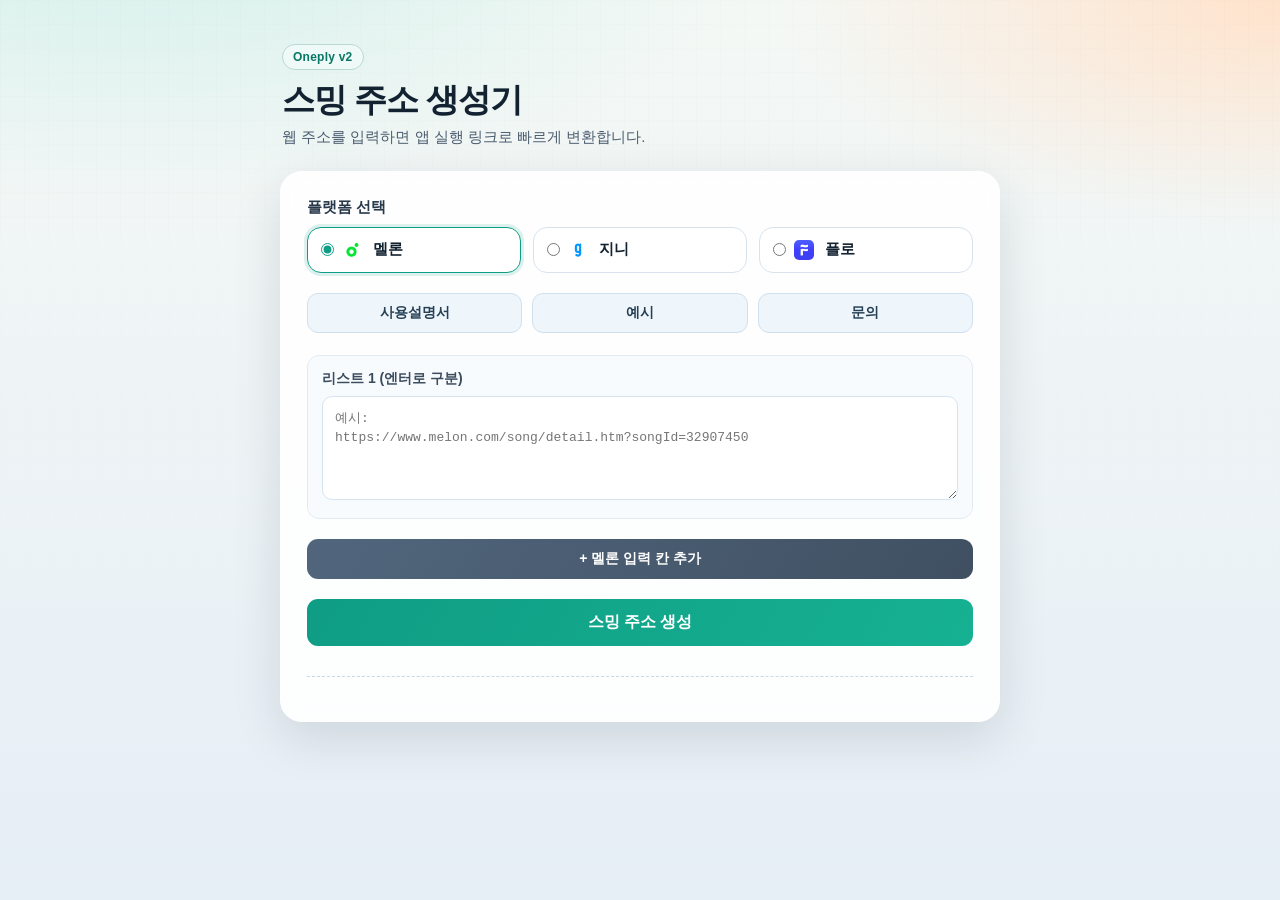
<file: index.html>
<!DOCTYPE html>
<html lang="ko">
<head>
    <meta charset="UTF-8">
    <meta name="viewport" content="width=device-width, initial-scale=1.0">
    <meta property="og:type" content="website">
    <meta property="og:title" content="원클릭 스밍 주소 생성기 v2">
    <meta property="og:description" content="웹 주소를 입력하면 앱 실행 링크로 빠르게 변환합니다.">
    <meta property="og:image" content="./thum.jpg">
    <meta property="og:image:alt" content="원클릭 스밍 주소 생성기 썸네일">
    <meta name="twitter:card" content="summary_large_image">
    <meta name="twitter:title" content="원클릭 스밍 주소 생성기 v2">
    <meta name="twitter:description" content="웹 주소를 입력하면 앱 실행 링크로 빠르게 변환합니다.">
    <meta name="twitter:image" content="./thum.jpg">
    <title>원클릭 스밍 주소 생성기 v2</title>
    <link rel="stylesheet" href="./css/styles2.css">
</head>
<body>
    <div class="ambient" aria-hidden="true"></div>

    <main class="container">
        <header class="hero">
            <span class="badge">Oneply v2</span>
            <h1>스밍 주소 생성기</h1>
            <p>웹 주소를 입력하면 앱 실행 링크로 빠르게 변환합니다.</p>
        </header>

        <section class="panel">
            <fieldset class="form-group platform-fieldset">
                <legend>플랫폼 선택</legend>
                <div class="radio-group" role="radiogroup" aria-label="플랫폼 선택">
                    <div class="radio-option">
                        <input type="radio" id="melon2" name="platform" value="melon" checked>
                        <label for="melon2"><img src="melon.png" alt="멜론" class="app-icon" onerror="this.style.display='none'"> 멜론</label>
                    </div>

                    <div class="radio-option">
                        <input type="radio" id="genie2" name="platform" value="genie">
                        <label for="genie2"><img src="genie.png" alt="지니" class="app-icon" onerror="this.style.display='none'"> 지니</label>
                    </div>

                    <div class="radio-option">
                        <input type="radio" id="flo2" name="platform" value="flo">
                        <label for="flo2"><img src="flo.png" alt="플로" class="app-icon" onerror="this.style.display='none'"> 플로</label>
                    </div>
                </div>
            </fieldset>

            <div class="quick-links" aria-label="보조 메뉴">
                <a class="quick-link-btn" href="https://example.com/blog-guide" target="_blank" rel="noopener noreferrer">사용설명서</a>
                <a class="quick-link-btn" href="./examples/">예시</a>
                <a class="quick-link-btn" href="./contact/">문의</a>
            </div>

            <div class="form-group" id="inputWrapper"></div>

            <button type="button" id="addInputBtn" class="btn-secondary">+ 멜론 입력 칸 추가</button>
            <button type="button" id="generateBtn" class="btn-primary">스밍 주소 생성</button>

            <div class="output-group" id="outputWrapper" aria-live="polite"></div>
        </section>
    </main>

    <script src="./js/app2.js" defer></script>
</body>
</html>
</file>
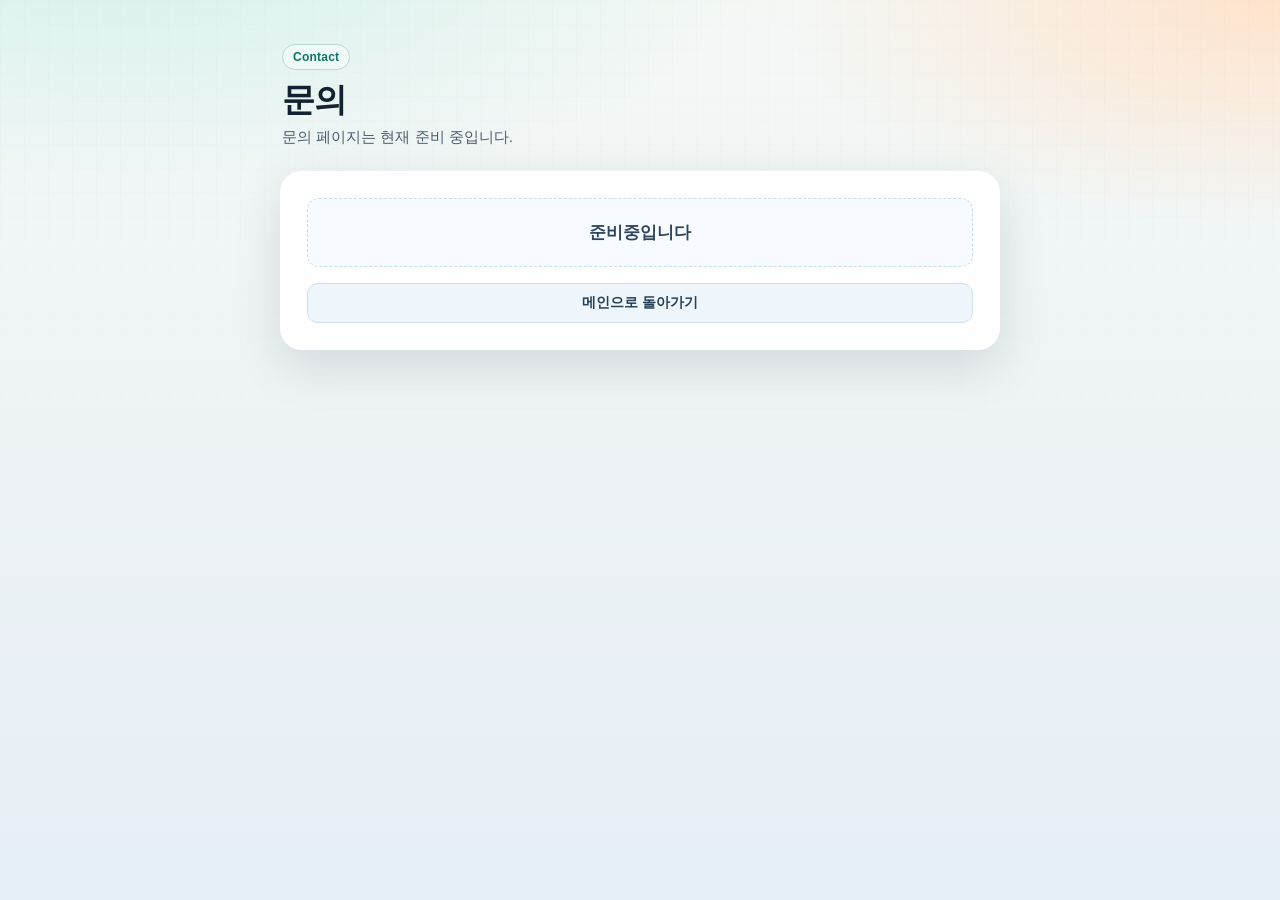
<file: contact/index.html>
<!DOCTYPE html>
<html lang="ko">
<head>
    <meta charset="UTF-8">
    <meta name="viewport" content="width=device-width, initial-scale=1.0">
    <title>문의 - 스밍 주소 생성기</title>
    <link rel="stylesheet" href="../css/styles2.css">
</head>
<body>
    <div class="ambient" aria-hidden="true"></div>

    <main class="container">
        <header class="hero">
            <span class="badge">Contact</span>
            <h1>문의</h1>
            <p>문의 페이지는 현재 준비 중입니다.</p>
        </header>

        <section class="panel subpage-panel">
            <p class="coming-soon">준비중입니다</p>
            <div class="subpage-nav single">
                <a class="quick-link-btn" href="../">메인으로 돌아가기</a>
            </div>
        </section>
    </main>
</body>
</html>
</file>
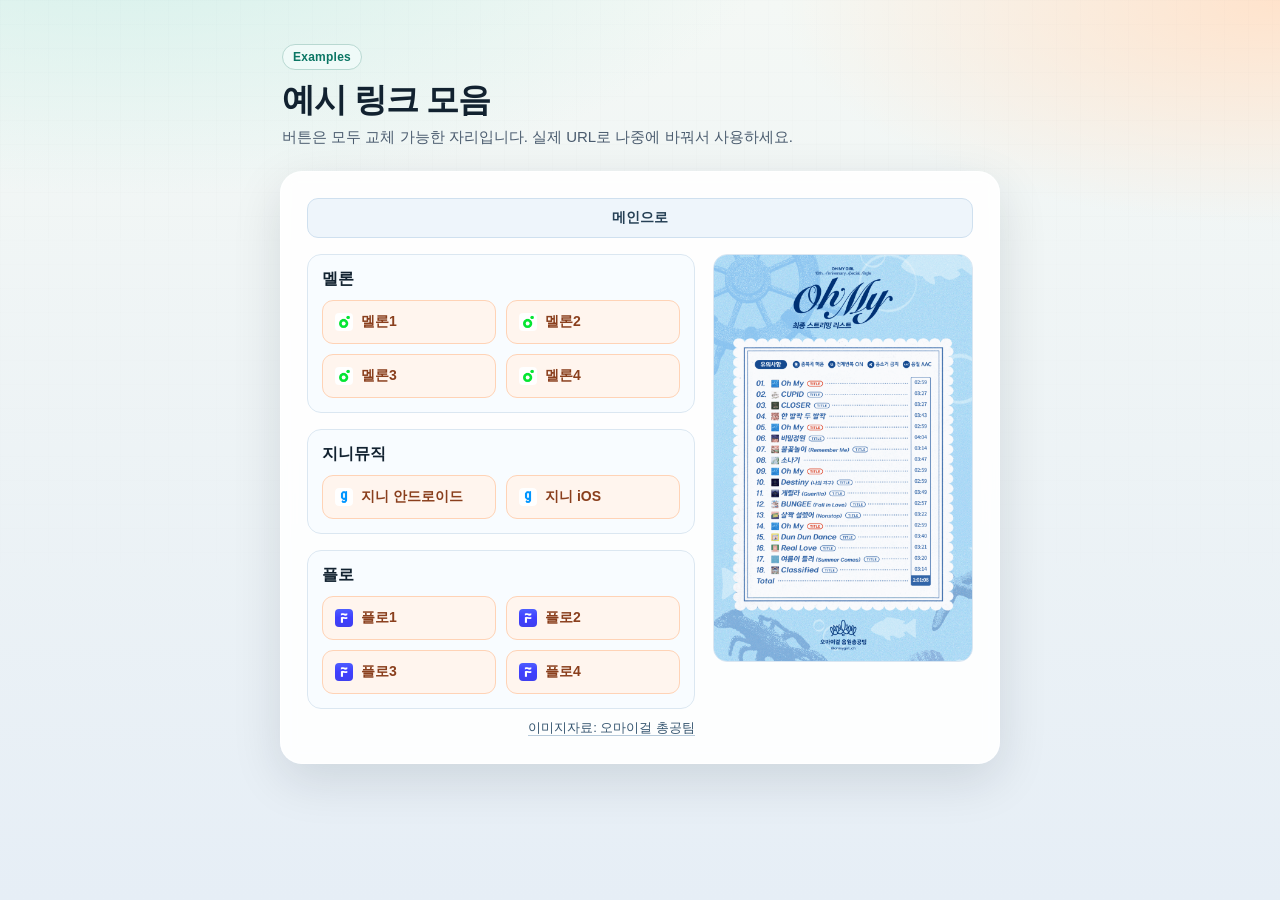
<file: examples/index.html>
<!DOCTYPE html>
<html lang="ko">
<head>
    <meta charset="UTF-8">
    <meta name="viewport" content="width=device-width, initial-scale=1.0">
    <title>스밍 주소 생성기 예시</title>
    <link rel="stylesheet" href="../css/styles2.css">
</head>
<body>
    <div class="ambient" aria-hidden="true"></div>

    <main class="container">
        <header class="hero">
            <span class="badge">Examples</span>
            <h1>예시 링크 모음</h1>
            <p>버튼은 모두 교체 가능한 자리입니다. 실제 URL로 나중에 바꿔서 사용하세요.</p>
        </header>

        <section class="panel subpage-panel">
            <div class="subpage-nav single">
                <a class="quick-link-btn" href="../">메인으로</a>
            </div>

            <div class="examples-layout">
                <div class="examples-content">
                    <section class="platform-samples">
                        <h2>멜론</h2>
                        <div class="sample-grid">
                            <a class="sample-link" href="https://example.com/melon-1" target="_blank" rel="noopener noreferrer"><img src="../melon.png" alt="멜론" class="sample-icon"> 멜론1</a>
                            <a class="sample-link" href="https://example.com/melon-2" target="_blank" rel="noopener noreferrer"><img src="../melon.png" alt="멜론" class="sample-icon"> 멜론2</a>
                            <a class="sample-link" href="https://example.com/melon-3" target="_blank" rel="noopener noreferrer"><img src="../melon.png" alt="멜론" class="sample-icon"> 멜론3</a>
                            <a class="sample-link" href="https://example.com/melon-4" target="_blank" rel="noopener noreferrer"><img src="../melon.png" alt="멜론" class="sample-icon"> 멜론4</a>
                        </div>
                    </section>

                    <section class="platform-samples">
                        <h2>지니뮤직</h2>
                        <div class="sample-grid">
                            <a class="sample-link" href="https://example.com/genie-android" target="_blank" rel="noopener noreferrer"><img src="../genie.png" alt="지니" class="sample-icon"> 지니 안드로이드</a>
                            <a class="sample-link" href="https://example.com/genie-ios" target="_blank" rel="noopener noreferrer"><img src="../genie.png" alt="지니" class="sample-icon"> 지니 iOS</a>
                        </div>
                    </section>

                    <section class="platform-samples">
                        <h2>플로</h2>
                        <div class="sample-grid">
                            <a class="sample-link" href="https://example.com/flo-1" target="_blank" rel="noopener noreferrer"><img src="../flo.png" alt="플로" class="sample-icon"> 플로1</a>
                            <a class="sample-link" href="https://example.com/flo-2" target="_blank" rel="noopener noreferrer"><img src="../flo.png" alt="플로" class="sample-icon"> 플로2</a>
                            <a class="sample-link" href="https://example.com/flo-3" target="_blank" rel="noopener noreferrer"><img src="../flo.png" alt="플로" class="sample-icon"> 플로3</a>
                            <a class="sample-link" href="https://example.com/flo-4" target="_blank" rel="noopener noreferrer"><img src="../flo.png" alt="플로" class="sample-icon"> 플로4</a>
                        </div>
                    </section>
                </div>

                <figure class="example-figure example-figure-xl">
                    <img src="../omg_list.png" alt="예시 목록 이미지" class="example-image" onerror="this.style.display='none'; this.nextElementSibling.style.display='block';">
                    <figcaption class="image-fallback">omg_list.png 파일을 루트 폴더에 넣으면 이미지가 보입니다.</figcaption>
                </figure>
                <p class="image-credit"><a href="https://x.com/OHMYGIRL_CH" target="_blank" rel="noopener noreferrer">이미지자료: 오마이걸 총공팀</a></p>
            </div>
        </section>
    </main>
</body>
</html>
</file>
<file: css/styles2.css>
:root {
    --bg-top: #f4f8f5;
    --bg-bottom: #e6eef6;
    --ink: #122230;
    --muted: #4b5c6f;
    --line: #d7e2ed;
    --card: rgba(255, 255, 255, 0.9);
    --card-strong: #ffffff;
    --brand: #0f9d85;
    --brand-strong: #087a66;
    --accent: #ff8f3c;
    --danger: #d53a45;
    --success: #1d8c46;
}

* {
    box-sizing: border-box;
    margin: 0;
    padding: 0;
}

body {
    font-family: 'Pretendard', 'Apple SD Gothic Neo', 'Noto Sans KR', -apple-system, sans-serif;
    color: var(--ink);
    min-height: 100vh;
    background: radial-gradient(1200px 520px at 10% -10%, #d2f0ea 0%, transparent 55%),
        radial-gradient(1000px 450px at 100% 0%, #ffe3cc 0%, transparent 50%),
        linear-gradient(180deg, var(--bg-top) 0%, var(--bg-bottom) 100%);
    display: flex;
    justify-content: center;
    padding: 34px 18px;
}

.ambient {
    position: fixed;
    inset: 0;
    pointer-events: none;
    background-image: linear-gradient(rgba(18, 34, 48, 0.03) 1px, transparent 1px),
        linear-gradient(90deg, rgba(18, 34, 48, 0.03) 1px, transparent 1px);
    background-size: 24px 24px;
    mask-image: linear-gradient(to bottom, rgba(0, 0, 0, 0.28), transparent 80%);
}

.container {
    width: 100%;
    max-width: 720px;
    position: relative;
    z-index: 1;
}

.hero {
    margin-bottom: 14px;
    padding: 10px 2px;
    animation: rise-in 520ms ease-out both;
}

.badge {
    display: inline-block;
    border: 1px solid #b8d8d1;
    background: #effaf8;
    color: #0a7664;
    border-radius: 999px;
    font-size: 12px;
    padding: 5px 10px;
    font-weight: 700;
    letter-spacing: 0.02em;
}

h1 {
    font-size: clamp(25px, 3vw, 33px);
    line-height: 1.2;
    margin-top: 10px;
    letter-spacing: -0.03em;
}

.hero p {
    margin-top: 8px;
    color: var(--muted);
    font-size: 15px;
}

.panel {
    background: var(--card);
    backdrop-filter: blur(8px);
    border: 1px solid rgba(255, 255, 255, 0.75);
    box-shadow: 0 16px 50px rgba(12, 26, 38, 0.12);
    border-radius: 22px;
    padding: 26px;
    animation: rise-in 680ms ease-out both;
}

.subpage-panel {
    display: grid;
    gap: 16px;
}

.subpage-nav {
    display: grid;
    grid-template-columns: repeat(2, minmax(0, 1fr));
    gap: 10px;
}

.subpage-nav.single {
    grid-template-columns: 1fr;
}

.section-title {
    font-size: 17px;
    letter-spacing: -0.01em;
}

.example-figure {
    border: 1px solid #dae6f1;
    border-radius: 14px;
    overflow: hidden;
    background: #f5f9fc;
}

.examples-layout {
    display: grid;
    grid-template-columns: minmax(0, 1.25fr) minmax(260px, 0.75fr);
    gap: 18px;
    align-items: start;
}

.examples-content {
    display: grid;
    gap: 16px;
}

.platform-samples {
    border: 1px solid #dbe7f1;
    border-radius: 14px;
    padding: 14px;
    background: #f8fcff;
}

.platform-samples h2 {
    font-size: 16px;
    margin-bottom: 10px;
}

.example-image {
    display: block;
    width: 100%;
    height: auto;
}

.example-figure-xl {
    width: min(520px, 100%);
    justify-self: end;
}

.image-credit {
    margin-top: -8px;
    text-align: right;
    font-size: 13px;
}

.image-credit a {
    color: #35556f;
    text-decoration: none;
    border-bottom: 1px solid #b7cada;
}

.image-credit a:hover {
    color: #203a50;
    border-bottom-color: #203a50;
}

.image-fallback {
    display: none;
    color: #4f6478;
    font-size: 14px;
    padding: 14px;
}

.sample-grid {
    display: grid;
    grid-template-columns: repeat(2, minmax(0, 1fr));
    gap: 10px;
}

.sample-link {
    display: inline-flex;
    align-items: center;
    justify-content: flex-start;
    gap: 8px;
    min-height: 44px;
    padding: 0 12px;
    border-radius: 11px;
    border: 1px solid #ffd3b6;
    background: #fff5ee;
    color: #8a3f1d;
    text-decoration: none;
    font-weight: 700;
    font-size: 14px;
    transition: transform 0.15s ease, background-color 0.2s ease;
}

.sample-link:hover {
    transform: translateY(-1px);
    background: #ffe9db;
}

.sample-icon {
    width: 18px;
    height: 18px;
    border-radius: 4px;
    object-fit: cover;
    flex-shrink: 0;
}

.coming-soon {
    background: #f7fbff;
    border: 1px dashed #c8dcec;
    color: #30465c;
    border-radius: 12px;
    padding: 22px;
    text-align: center;
    font-size: 17px;
    font-weight: 700;
}

.form-group {
    margin-bottom: 20px;
}

label {
    display: block;
    font-weight: 700;
    margin-bottom: 8px;
    font-size: 15px;
}

legend {
    font-weight: 700;
    margin-bottom: 10px;
    font-size: 15px;
    color: #27384a;
}

.platform-fieldset {
    border: 0;
    padding: 0;
    min-width: 0;
}

.radio-group {
    display: flex;
    gap: 12px;
    flex-wrap: wrap;
}

.quick-links {
    display: grid;
    grid-template-columns: repeat(3, minmax(0, 1fr));
    gap: 10px;
    margin: 6px 0 22px;
}

.quick-link-btn {
    display: inline-flex;
    align-items: center;
    justify-content: center;
    min-height: 40px;
    padding: 8px 12px;
    border-radius: 11px;
    text-decoration: none;
    font-size: 14px;
    font-weight: 700;
    color: #264055;
    background: #eef5fb;
    border: 1px solid #cfe0ef;
    transition: transform 0.15s ease, background-color 0.2s ease;
}

.quick-link-btn:hover {
    transform: translateY(-1px);
    background: #e4f0fa;
}

.radio-option {
    display: flex;
    align-items: center;
    gap: 8px;
    flex: 1 1 140px;
    min-width: 0;
    padding: 12px 13px;
    border: 1px solid var(--line);
    border-radius: 14px;
    background: var(--card-strong);
    cursor: pointer;
    transition: transform 0.2s ease, border-color 0.2s ease, box-shadow 0.2s ease;
}

.radio-option:hover {
    transform: translateY(-1px);
    border-color: #b8ccdd;
}

.radio-option.selected {
    border-color: var(--brand);
    box-shadow: 0 0 0 3px rgba(15, 157, 133, 0.14);
}

.radio-option input {
    margin: 0;
    accent-color: var(--brand);
}

.radio-option label {
    display: flex;
    align-items: center;
    gap: 6px;
    cursor: pointer;
    margin-bottom: 0;
    font-weight: 700;
}

.app-icon {
    width: 20px;
    height: 20px;
    margin-right: 5px;
    border-radius: 5px;
    object-fit: cover;
}

.input-block {
    position: relative;
    margin-bottom: 13px;
    padding: 14px;
    background-color: #f8fbfd;
    border: 1px solid #e2ebf2;
    border-radius: 12px;
}

.input-header {
    display: flex;
    justify-content: space-between;
    align-items: center;
    margin-bottom: 8px;
}

.input-header span {
    font-weight: 700;
    font-size: 14px;
    color: #3b4c5f;
}

.delete-btn {
    background-color: #fbe8ea;
    color: var(--danger);
    border: 1px solid #f4c9ce;
    padding: 5px 9px;
    border-radius: 8px;
    font-size: 12px;
    cursor: pointer;
}

.delete-btn:hover {
    background-color: #f9d7dc;
}

textarea {
    width: 100%;
    height: 104px;
    padding: 12px;
    border: 1px solid #d7e3ee;
    border-radius: 10px;
    resize: vertical;
    font-family: ui-monospace, SFMono-Regular, Menlo, Monaco, Consolas, 'Liberation Mono', monospace;
    font-size: 13px;
    line-height: 1.5;
    background: #fff;
}

textarea[readonly] {
    background-color: #f8fafd;
    height: 84px;
}

textarea:focus-visible,
button:focus-visible,
input[type="radio"]:focus-visible {
    outline: 3px solid rgba(15, 157, 133, 0.3);
    outline-offset: 2px;
}

.btn-primary,
.btn-secondary,
.btn-copy {
    border: none;
    cursor: pointer;
    border-radius: 11px;
    width: 100%;
    font-weight: 700;
    transition: transform 0.15s ease, filter 0.2s ease;
}

.btn-primary:hover,
.btn-secondary:hover,
.btn-copy:hover {
    transform: translateY(-1px);
    filter: brightness(0.98);
}

.btn-primary {
    background: linear-gradient(120deg, var(--brand) 0%, #16b192 100%);
    color: #fff;
    padding: 13px 20px;
    font-size: 16px;
    margin-top: 10px;
}

.btn-secondary {
    background: linear-gradient(120deg, #51667d 0%, #405062 100%);
    color: #fff;
    padding: 11px 20px;
    font-size: 14px;
    margin-bottom: 10px;
}

.output-group {
    margin-top: 30px;
    border-top: 1px dashed #cad8e5;
    padding-top: 18px;
}

.output-block {
    margin-bottom: 20px;
}

.btn-copy {
    background: linear-gradient(120deg, #2d9c52 0%, var(--success) 100%);
    color: #fff;
    padding: 10px;
    font-size: 14px;
    margin-top: 8px;
}

.warning-text {
    color: #b73f1d;
    font-size: 12px;
    font-weight: 600;
    margin-left: 8px;
    word-break: keep-all;
}

.error-message {
    background-color: #fff2eb;
    color: #7f3016;
    border: 1px solid #f7c9b3;
    padding: 14px;
    border-radius: 10px;
    text-align: center;
    font-weight: 700;
    font-size: 14px;
}

@keyframes rise-in {
    from {
        opacity: 0;
        transform: translateY(12px);
    }

    to {
        opacity: 1;
        transform: translateY(0);
    }
}

@media (max-width: 640px) {
    body {
        padding: 16px 12px;
    }

    .panel {
        padding: 18px;
        border-radius: 18px;
    }

    .radio-option {
        flex-basis: 100%;
    }

    .quick-links {
        grid-template-columns: 1fr;
    }

    .subpage-nav,
    .sample-grid {
        grid-template-columns: 1fr;
    }

    .examples-layout {
        grid-template-columns: 1fr;
    }

    .example-figure-xl {
        width: 100%;
    }

    .image-credit {
        margin-top: -2px;
        text-align: left;
    }

    h1 {
        font-size: 24px;
    }
}
</file>
